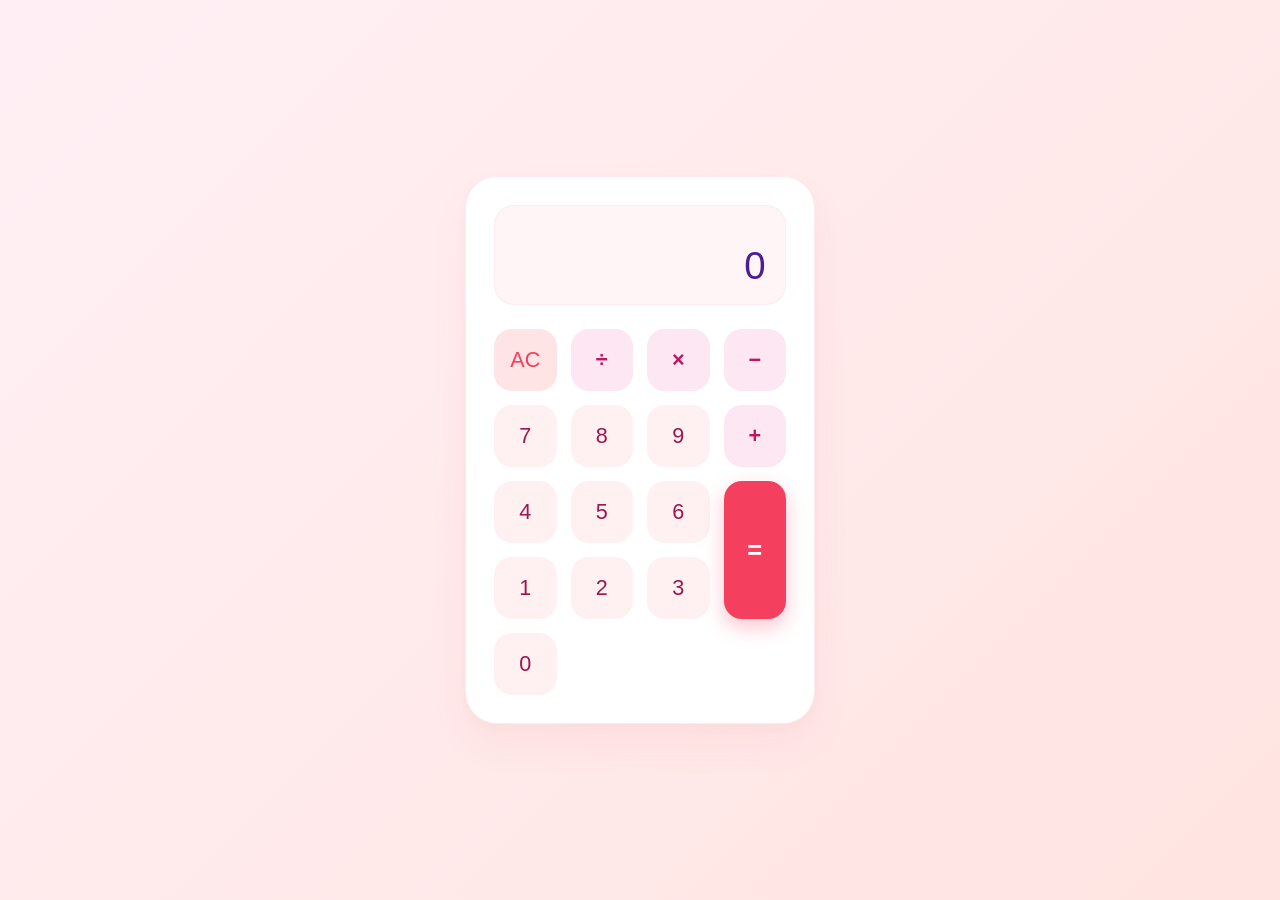
<file: Task_1/calculator/index.html>
<!DOCTYPE html>
<html lang="en">
<head>
    <meta charset="UTF-8">
    <meta name="viewport" content="width=device-width, initial-scale=1.0">
    <title>Aesthetic Pink Dual-Display Calculator</title>
    <link rel="stylesheet" href="style.css">
</head>
<body>

    <div class="calculator-container">
        <div class="calculator-screen">
            <div id="calculation-history" class="screen-history"></div>
            <input type="text" id="display" class="screen-main" value="0" />
        </div>
        
        <div class="calculator-keys">
            <button type="button" class="all-clear" value="all-clear">AC</button>
            <button type="button" class="operator op-btn" value="/">&divide;</button>
            <button type="button" class="operator op-btn" value="*">&times;</button>
            <button type="button" class="operator op-btn" value="-">&minus;</button>

            <button type="button" value="7">7</button>
            <button type="button" value="8">8</button>
            <button type="button" value="9">9</button>
            <button type="button" class="operator op-btn" value="+">+</button>

            <button type="button" value="4">4</button>
            <button type="button" value="5">5</button>
            <button type="button" value="6">6</button>
            <button type="button" class="equal-sign" value="=">=</button>

            <button type="button" value="1">1</button>
            <button type="button" value="2">2</button>
            <button type="button" value="3">3</button>
            <button type="button" value="0">0</button>
        </div>
    </div>

    <script src="script.js"></script>
</body>
</html>
</file>
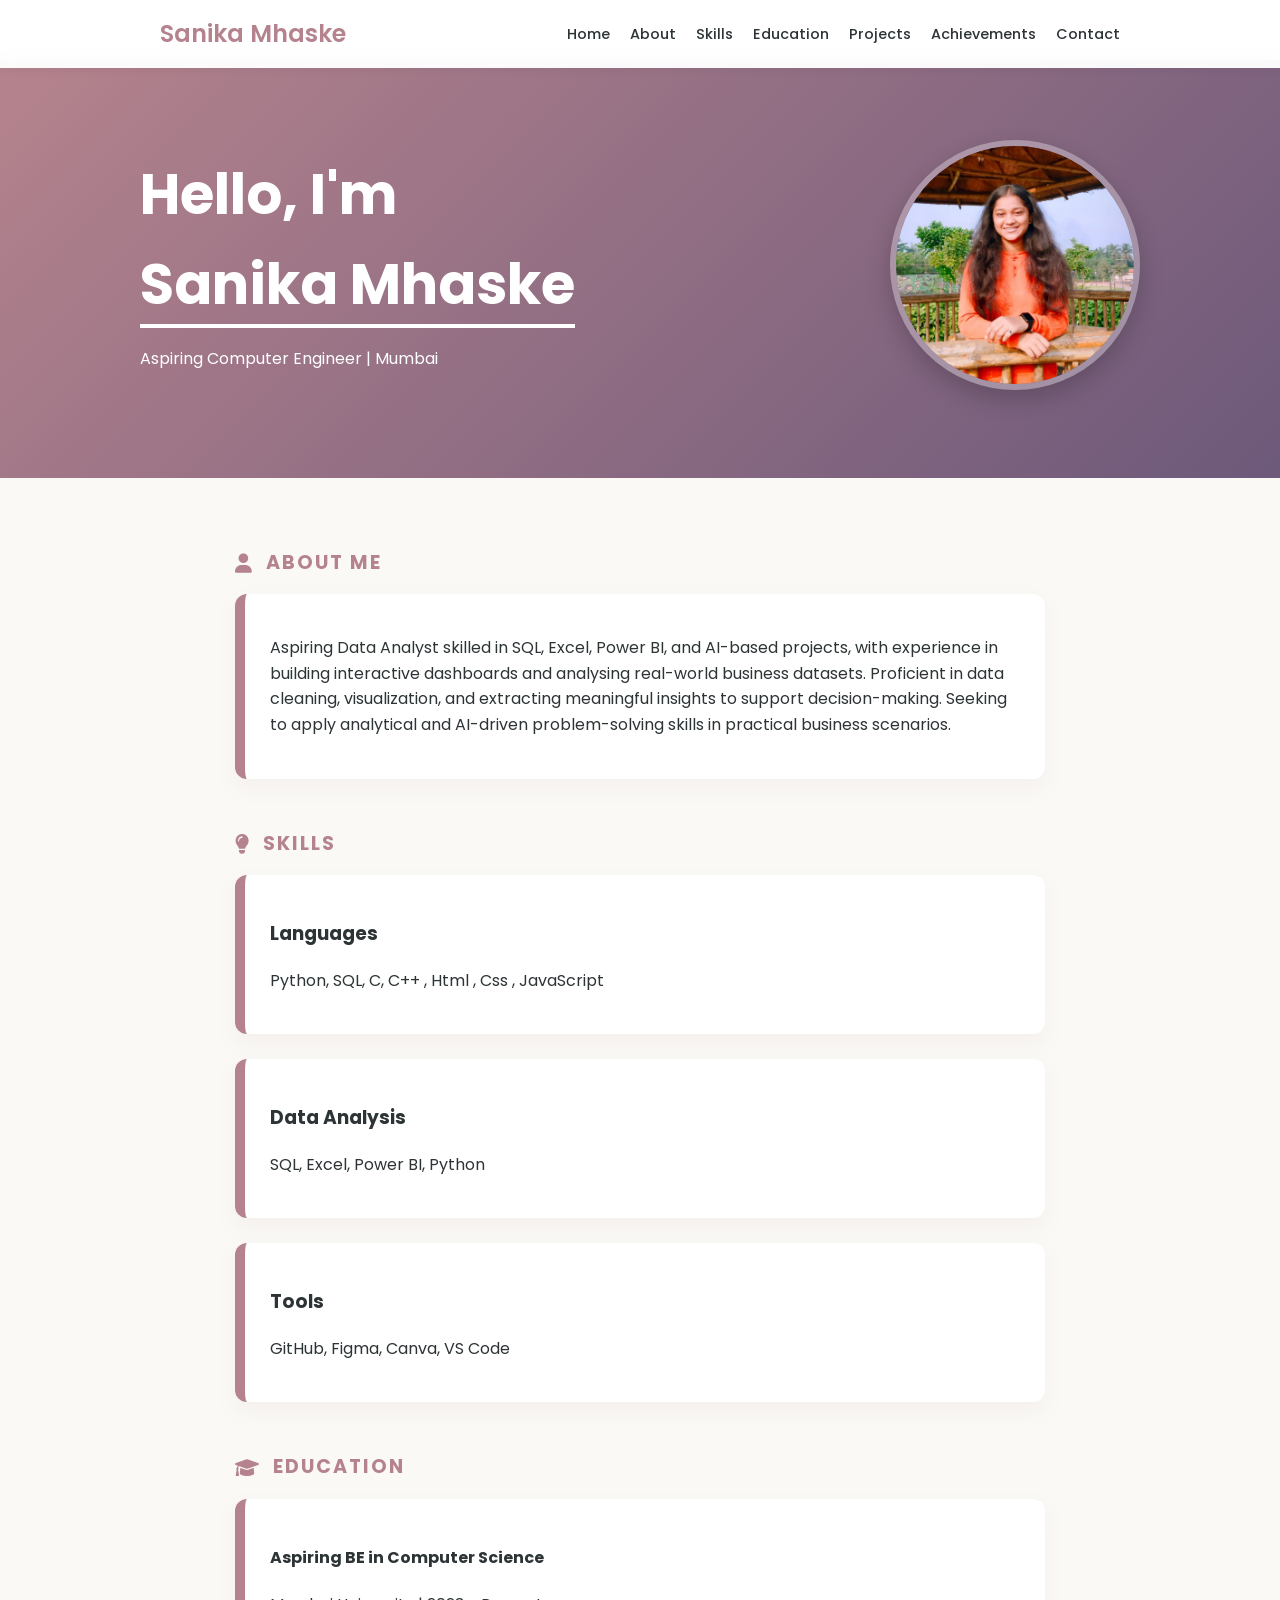
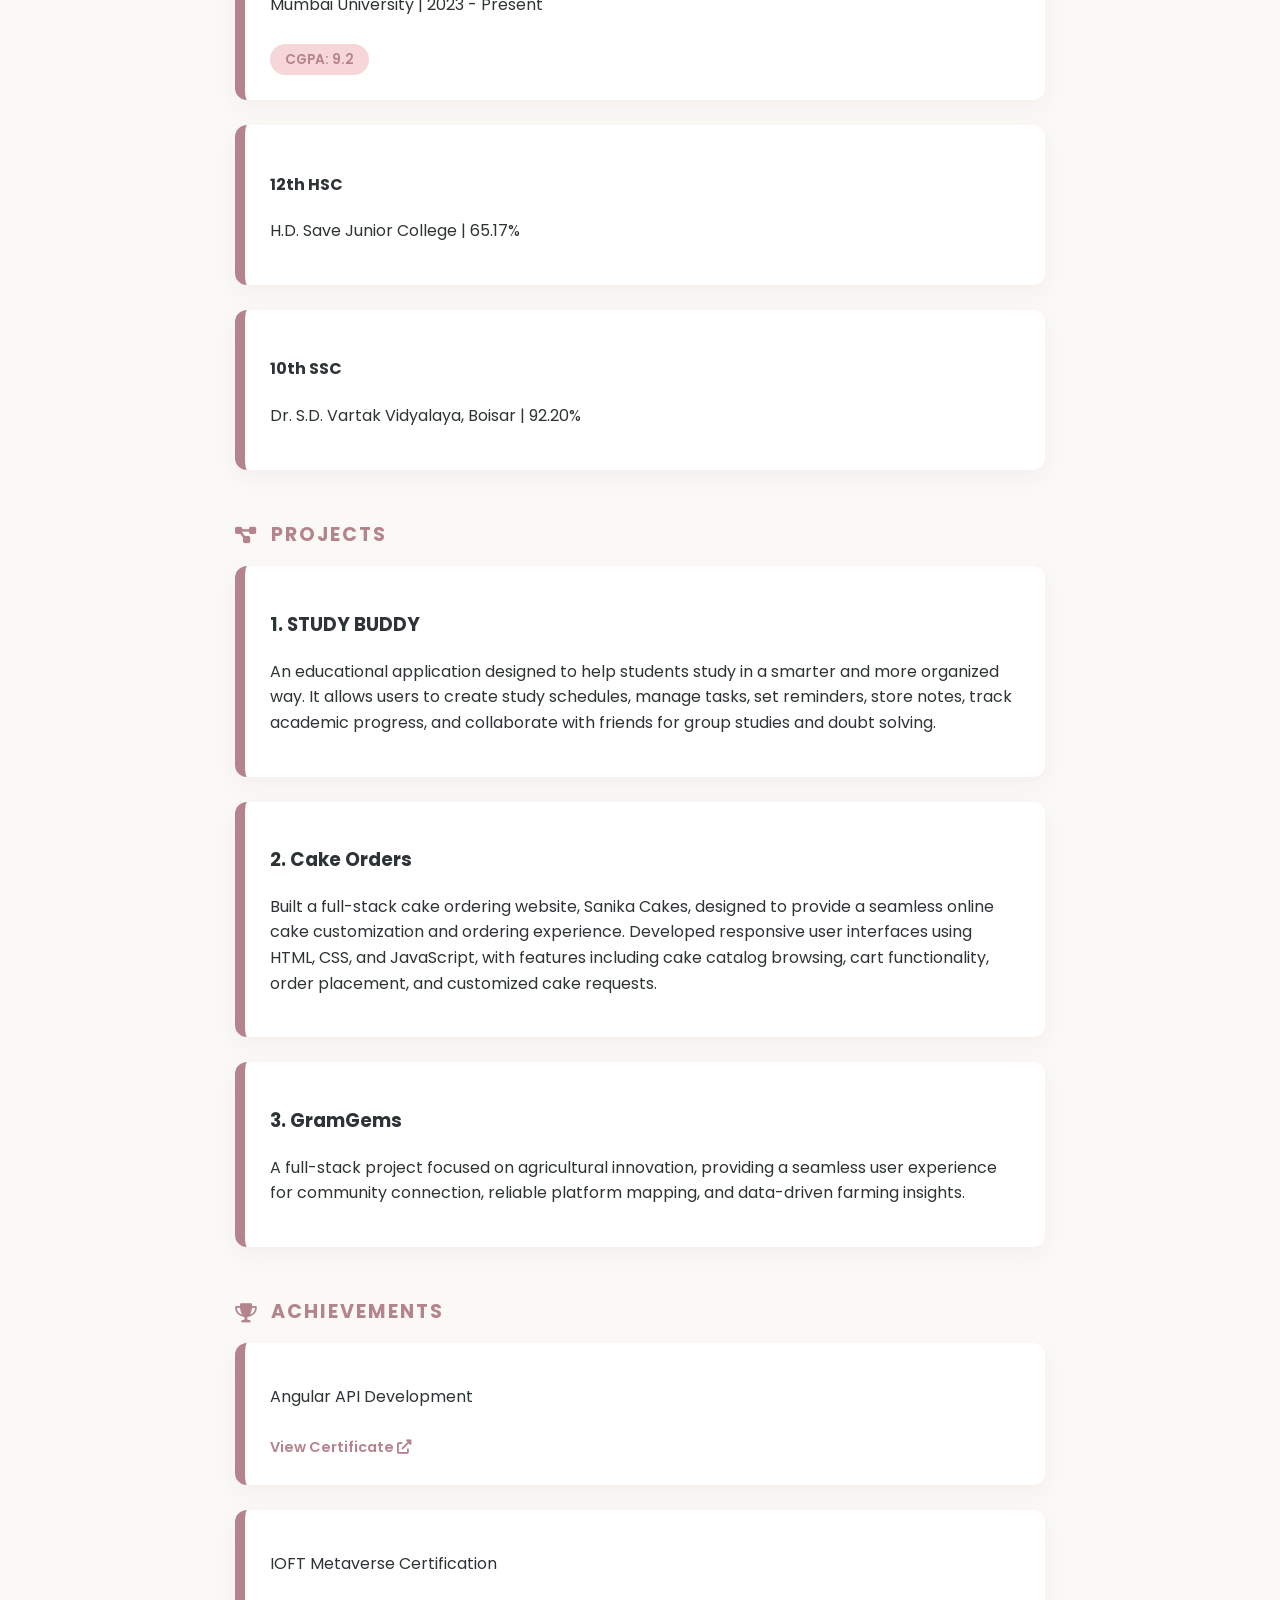
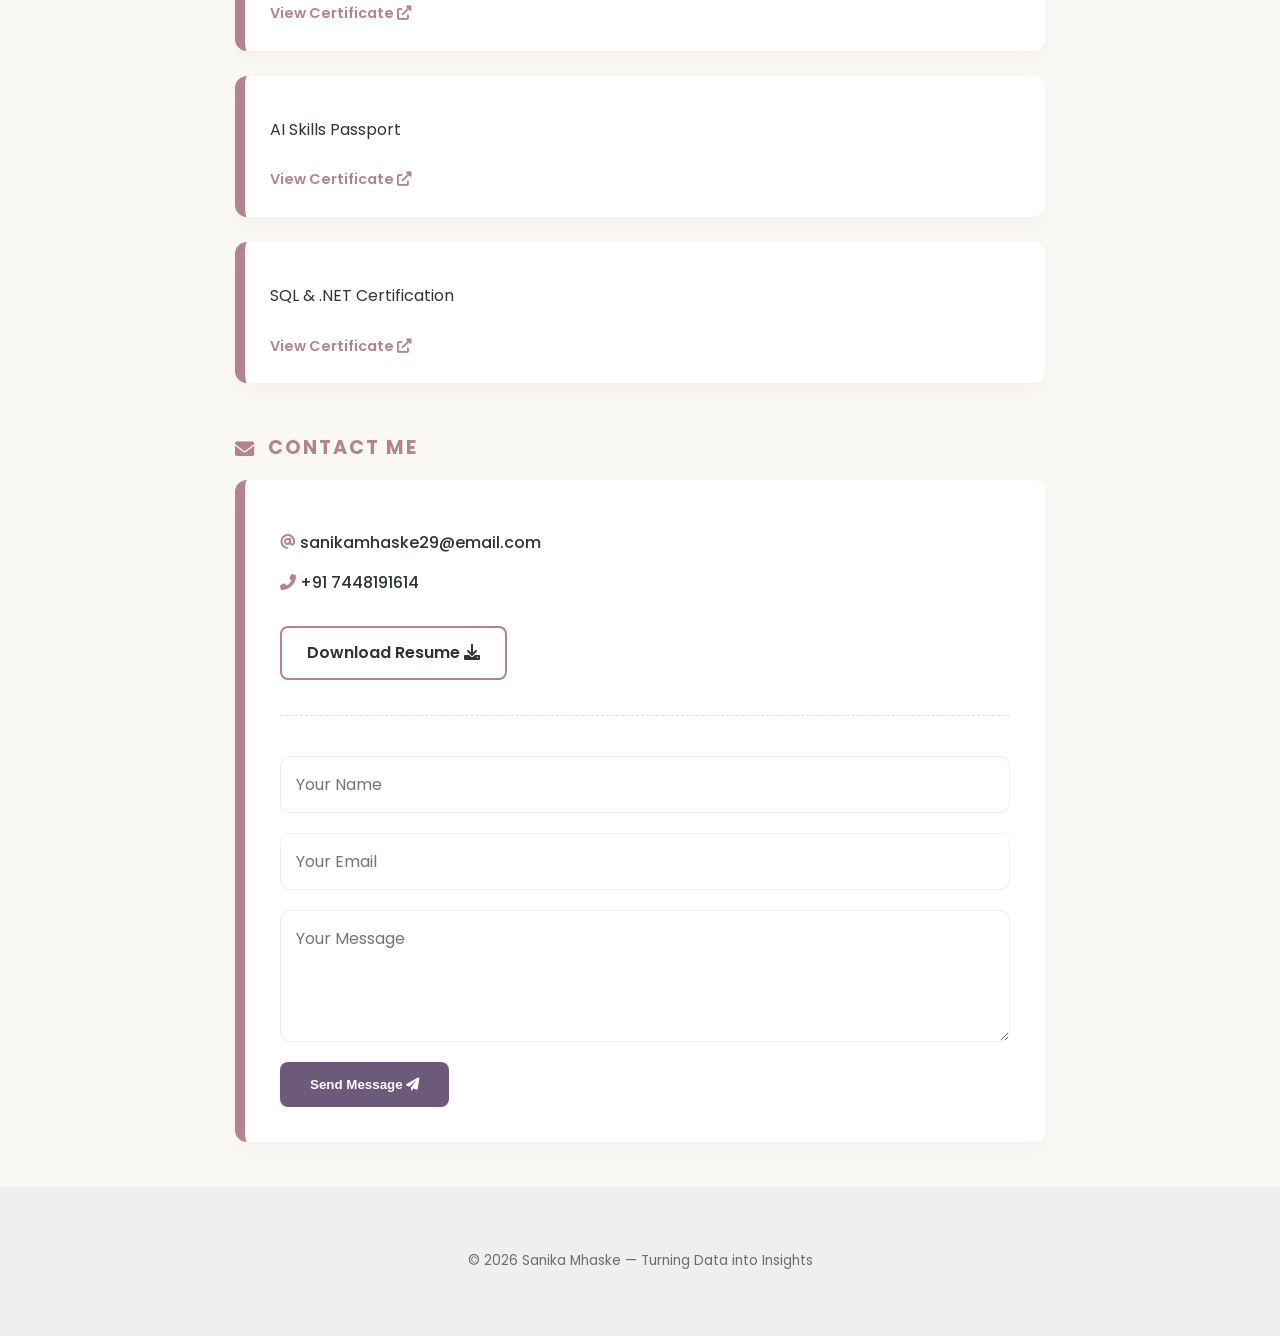
<file: Task_1/Portfolio_/index.html>
<!DOCTYPE html>
<html lang="en">
<head>
    <meta charset="UTF-8">
    <meta name="viewport" content="width=device-width, initial-scale=1.0">
    <title>Sanika Mhaske | Portfolio</title>
    <link rel="stylesheet" href="https://fonts.googleapis.com/css2?family=Poppins:wght@300;400;600&display=swap">
    <link rel="stylesheet" href="https://cdnjs.cloudflare.com/ajax/libs/font-awesome/6.0.0/css/all.min.css">

    <style>
        
        :root {
            --primary: #b5838d; 
            --rose-light: #f7d6d7;
            --dark-text: #2d3436; 
            --slate: #636e72;
            --bg: #faf9f6; 
            --white: #ffffff;
            --accent: #6d597a; 
        }

        * {
            box-sizing: border-box;
            scroll-behavior: smooth;
        }

        body {
            font-family: 'Poppins', sans-serif;
            background-color: var(--bg);
            color: var(--dark-text);
            margin: 0;
            line-height: 1.6;
            overflow-x: hidden;
        }

       
        .navbar {
            position: fixed;
            top: 0;
            width: 100%;
            background: rgba(255, 255, 255, 0.95);
            backdrop-filter: blur(10px);
            z-index: 1000;
            box-shadow: 0 2px 10px rgba(0,0,0,0.05);
            padding: 15px 0;
        }

        .nav-container {
            max-width: 1000px;
            margin: 0 auto;
            display: flex;
            justify-content: space-between;
            align-items: center;
            padding: 0 20px;
        }

        .logo {
            font-weight: 600;
            font-size: 1.5rem;
            color: var(--primary);
            text-decoration: none;
        }

        .nav-links {
            list-style: none;
            display: flex;
            gap: 20px;
            margin: 0;
            padding: 0;
        }

        .nav-links a {
            text-decoration: none;
            color: var(--dark-text);
            font-weight: 500;
            font-size: 0.9rem;
            transition: 0.3s;
        }

        .nav-links a:hover {
            color: var(--primary);
        }

        
        section {
            scroll-margin-top: 100px; 
        }

        
        .hero {
            margin-top: 60px; 
            background: linear-gradient(135deg, #b5838d 0%, #6d597a 100%);
            color: var(--white);
            padding: 80px 20px;
        }

        .hero-content {
            max-width: 1000px;
            margin: 0 auto;
            display: flex;
            flex-direction: column-reverse;
            align-items: center;
            text-align: center;
            gap: 30px;
        }

        .hero-text h1 {
            font-size: 2.2rem;
            margin: 0 0 10px 0;
        }

        .hero-text h1 span { 
            border-bottom: 4px solid var(--white); 
        }

        #profile-pic {
            width: 200px;
            height: 200px;
            border-radius: 50%;
            border: 6px solid rgba(255, 255, 255, 0.3);
            cursor: pointer;
            transition: transform 0.4s cubic-bezier(0.175, 0.885, 0.32, 1.275);
            object-fit: cover;
            box-shadow: 0 10px 25px rgba(0,0,0,0.2);
        }

        #profile-pic.clicked { transform: scale(1.1) rotate(5deg); }

        
        .main-container {
            max-width: 850px;
            margin: 0 auto;
            padding: 20px;
        }

        h2 {
            font-size: 1.2rem;
            color: var(--primary);
            text-transform: uppercase;
            letter-spacing: 2px;
            margin-top: 50px;
            display: flex;
            align-items: center;
            gap: 12px;
        }

        
        .standard-card {
            background: var(--white);
            padding: 25px;
            margin-bottom: 25px;
            border-left: 10px solid var(--primary);
            border-radius: 12px;
            box-shadow: 0 8px 20px rgba(181, 131, 141, 0.08);
            width: 100%;
            transition: 0.3s ease;
        }

        .standard-card:hover {
            transform: translateX(10px);
            box-shadow: 0 12px 30px rgba(181, 131, 141, 0.15);
        }

        .badge {
            background: var(--rose-light);
            color: var(--primary);
            padding: 5px 15px;
            border-radius: 20px;
            font-size: 0.85rem;
            font-weight: 600;
            display: inline-block;
            margin-top: 10px;
        }

        
        .contact-section .standard-card {
            padding: 35px;
        }

        .contact-links {
            margin-bottom: 40px; 
            padding-bottom: 25px;
            border-bottom: 1px dashed var(--rose-light);
        }

        .contact-links p {
            margin: 15px 0;
            font-weight: 500;
        }

        .contact-links a {
            color: var(--dark-text);
            text-decoration: none;
        }

        .download-btn {
            display: inline-block;
            margin: 15px 0 10px 0;
            background: transparent;
            color: var(--primary);
            border: 2px solid var(--primary);
            padding: 12px 25px;
            border-radius: 8px;
            text-decoration: none;
            font-weight: 600;
            transition: 0.3s;
        }

        .download-btn:hover {
            background: var(--primary);
            color: var(--white);
        }

        
        #contact-form {
            display: flex;
            flex-direction: column;
            gap: 20px; 
            margin-top: 25px;
        }

        input, textarea {
            width: 100%;
            padding: 15px;
            border: 1.5px solid #eee;
            border-radius: 10px;
            font-family: inherit;
            font-size: 1rem;
            outline: none;
            transition: 0.3s;
        }

        input:focus, textarea:focus {
            border-color: var(--primary);
            background: #fffcfc;
        }

        .send-btn {
            background: var(--accent);
            color: var(--white);
            padding: 15px 30px;
            border: none;
            border-radius: 8px;
            font-weight: 600;
            cursor: pointer;
            transition: 0.3s;
            align-self: flex-start;
        }

        .send-btn:hover {
            background: var(--primary);
            box-shadow: 0 5px 15px rgba(181, 131, 141, 0.3);
        }

       
        .view-cert {
            color: var(--primary);
            text-decoration: none;
            font-weight: 600;
            font-size: 0.9rem;
            display: inline-block;
            margin-top: 10px;
        }

        footer {
            text-align: center;
            padding: 50px 20px;
            background: #f1efed;
            color: var(--slate);
            font-size: 0.85rem;
        }

        
        @media (min-width: 768px) {
            .hero-content {
                flex-direction: row;
                text-align: left;
                justify-content: space-between;
            }
            .hero-text h1 { font-size: 3.5rem; }
            #profile-pic { width: 250px; height: 250px; }
        }

        @media (max-width: 768px) {
            .send-btn {
                align-self: stretch; 
            }
        }

        @media (max-width: 600px) {
            .nav-links { gap: 8px; }
            .nav-links a { font-size: 0.7rem; text-transform: uppercase; }
            .logo { display: none; }
            .nav-container { justify-content: center; }
        }
    </style>
</head>
<body>

    <nav class="navbar">
        <div class="nav-container">
            <a href="#" class="logo">Sanika Mhaske</a>
            <ul class="nav-links">
                <li><a href="#">Home</a></li>
                <li><a href="#about">About</a></li>
                <li><a href="#skills">Skills</a></li>
                <li><a href="#education">Education</a></li>
                <li><a href="#projects">Projects</a></li>
                <li><a href="#achievements">Achievements</a></li>
                <li><a href="#contact">Contact</a></li>
            </ul>
        </div>
    </nav>

    <header class="hero">
        <div class="hero-content">
            <div class="hero-text">
                <h1>Hello, I'm <br><span>Sanika Mhaske</span></h1>
                <p>Aspiring Computer Engineer | Mumbai</p>
            </div>
            <div class="hero-image">
                <img src="sanika.jpeg" alt="Sanika Mhaske" id="profile-pic">
            </div>
        </div>
    </header>

    <main class="main-container">
        
        <section id="about">
            <h2><i class="fas fa-user"></i> About Me</h2>
            <div class="standard-card">
                <p>Aspiring Data Analyst skilled in SQL, Excel, Power BI, and AI-based projects, with
experience in building interactive dashboards and analysing real-world business
datasets. Proficient in data cleaning, visualization, and extracting meaningful
insights to support decision-making. Seeking to apply analytical and AI-driven
problem-solving skills in practical business scenarios.</p>
            </div>
        </section>

        <section id="skills">
            <h2><i class="fas fa-lightbulb"></i> Skills</h2>
            <div class="standard-card">
                <h3>Languages</h3>
                <p>Python, SQL, C, C++ , Html , Css , JavaScript</p>
            </div>
            <div class="standard-card">
                <h3>Data Analysis</h3>
                <p>SQL, Excel, Power BI, Python</p>
            </div>
            <div class="standard-card">
                <h3>Tools</h3>
                <p>GitHub, Figma, Canva, VS Code</p>
            </div>
        </section>

        <section id="education">
            <h2><i class="fas fa-graduation-cap"></i> Education</h2>
            <div class="standard-card">
                <h4>Aspiring BE in Computer Science</h4>
                <p>Mumbai University | 2023 - Present</p>
                <span class="badge">CGPA: 9.2</span>
            </div>
            <div class="standard-card">
                <h4>12th HSC</h4>
                <p>H.D. Save Junior College | 65.17%</p>
            </div>
            <div class="standard-card">
                <h4>10th SSC</h4>
                <p>Dr. S.D. Vartak Vidyalaya, Boisar | 92.20%</p>
            </div>
        </section>

        <section id="projects">
            <h2><i class="fas fa-project-diagram"></i> Projects</h2>
            <div class="standard-card">
                <h3>1. STUDY BUDDY</h3>
                <p>An educational application designed to help students study in a smarter and more organized way. It allows users to create study schedules, manage tasks, set reminders, store notes, track academic progress, and collaborate with friends for group studies and doubt solving.</p>
            </div>
            <div class="standard-card">
                <h3>2. Cake Orders</h3>
                <p>Built a full-stack cake ordering website, Sanika Cakes, designed to provide a seamless online cake customization and ordering experience. Developed responsive user interfaces using HTML, CSS, and JavaScript, with features including cake catalog browsing, cart functionality, order placement, and customized cake requests.</p>
            </div>
            <div class="standard-card">
                <h3>3. GramGems</h3>
                <p>A full-stack project focused on agricultural innovation, providing a seamless user experience for community connection, reliable platform mapping, and data-driven farming insights.</p>
            </div>
        </section>

        <section id="achievements">
            <h2><i class="fas fa-trophy"></i> Achievements</h2>
            <div class="standard-card">
                <p>Angular API Development</p>
                <a href="kantascrypt.pdf" class="view-cert">View Certificate <i class="fas fa-external-link-alt"></i></a>
            </div>
            <div class="standard-card">
                <p>IOFT Metaverse Certification</p>
                <a href="IOFT.jpeg" class="view-cert">View Certificate <i class="fas fa-external-link-alt"></i></a>
            </div>
            <div class="standard-card">
                <p>AI Skills Passport</p>
                <a href="AI.pdf" class="view-cert">View Certificate <i class="fas fa-external-link-alt"></i></a>
            </div>
            <div class="standard-card">
                <p>SQL & .NET Certification</p>
                <a href="SQL.jpeg" class="view-cert">View Certificate <i class="fas fa-external-link-alt"></i></a>
            </div>  
        </section>

        <section id="contact" class="contact-section">
            <h2><i class="fas fa-envelope"></i> Contact Me</h2>
            <div class="standard-card">
                <div class="contact-links">
                    <p><i class="fas fa-at" style="color: var(--primary);"></i> <a href="mailto:sanikamhaske29@gmail.com">sanikamhaske29@email.com</a></p>
                    <p><i class="fas fa-phone-alt" style="color: var(--primary);"></i> +91 7448191614</p>
                    <a href="resume.pdf" download class="download-btn">Download Resume <i class="fas fa-download"></i></a>
                </div>
                
                <form id="contact-form">
                    <input type="text" placeholder="Your Name" required>
                    <input type="email" placeholder="Your Email" required>
                    <textarea placeholder="Your Message" rows="4" required></textarea>
                    <button type="submit" class="btn send-btn">Send Message <i class="fas fa-paper-plane"></i></button>
                </form>
            </div>
        </section>

    </main>

    <footer>
        <p>&copy; 2026 Sanika Mhaske — Turning Data into Insights</p>
    </footer>

    <script>
        
        const pic = document.getElementById('profile-pic');
        pic.addEventListener('click', () => {
            pic.classList.add('clicked');
            setTimeout(() => {
                pic.classList.remove('clicked');
            }, 400);
        });

       
        document.getElementById('contact-form').addEventListener('submit', (e) => {
            e.preventDefault();
            alert('Thank you! Your message has been sent successfully.');
            e.target.reset();
        });
    </script>
</body>
</html>
</file>
<file: Task_1/calculator/style.css>
* {
    margin: 0;
    padding: 0;
    box-sizing: border-box;
    font-family: -apple-system, BlinkMacSystemFont, "Segoe UI", Roboto, Helvetica, Arial, sans-serif;
}

body {
    display: flex;
    justify-content: center;
    align-items: center;
    height: 100vh;
    
    background: linear-gradient(135deg, #fff0f5, #ffe4e1);
}

.calculator-container {
    background: #ffffff;
    border-radius: 32px;
    padding: 28px;
    width: 350px;
    
    box-shadow: 0 20px 40px rgba(244, 63, 94, 0.06), 
                0 4px 12px rgba(0, 0, 0, 0.02);
    border: 1px solid rgba(244, 63, 94, 0.1);
}


.calculator-screen {
    width: 100%;
    height: 100px;
    background: #fff5f6; 
    border-radius: 20px;
    padding: 16px 20px;
    margin-bottom: 24px;
    display: flex;
    flex-direction: column;
    justify-content: space-between;
    align-items: flex-end;
    border: 1px solid rgba(244, 63, 94, 0.05);
}


.screen-history {
    font-size: 0.95rem;
    color: #fda4af; 
    min-height: 20px;
    letter-spacing: 0.5px;
    word-wrap: break-word;
    width: 100%;
    text-align: right;
}


.screen-main {
    width: 100%;
    border: none;
    background: transparent;
    color: #4c1d95; 
    font-size: 2.4rem;
    font-weight: 500;
    text-align: right;
    outline: none;
    letter-spacing: -0.5px;
    padding: 0;
}


.calculator-keys {
    display: grid;
    grid-template-columns: repeat(4, 1fr);
    gap: 14px;
}


button {
    height: 62px;
    border: none;
    border-radius: 18px;
    background: #fff1f2; 
    color: #9d174d; 
    font-size: 1.35rem;
    font-weight: 500;
    cursor: pointer;
    transition: all 0.2s cubic-bezier(0.4, 0, 0.2, 1);
}

button:hover {
    background: #ffe4e6;
    transform: translateY(-1px);
}

button:active {
    transform: translateY(1px);
}


.op-btn {
    background: #fce7f3; 
    color: #be185d; 
    font-weight: 600;
}

.op-btn:hover {
    background: #fbcfe8;
}


.equal-sign {
    grid-row: span 2;
    height: 100%;
    background: #f43f5e; 
    color: #ffffff;
    font-size: 1.6rem;
    font-weight: 600;
    box-shadow: 0 8px 20px rgba(244, 63, 94, 0.3);
}

.equal-sign:hover {
    background: #e11d48;
    box-shadow: 0 8px 24px rgba(244, 63, 94, 0.4);
}


.all-clear {
    background: #ffe4e6;
    color: #f43f5e;
}

.all-clear:hover {
    background: #fecdd3;
    color: #e11d48;
}
</file>
